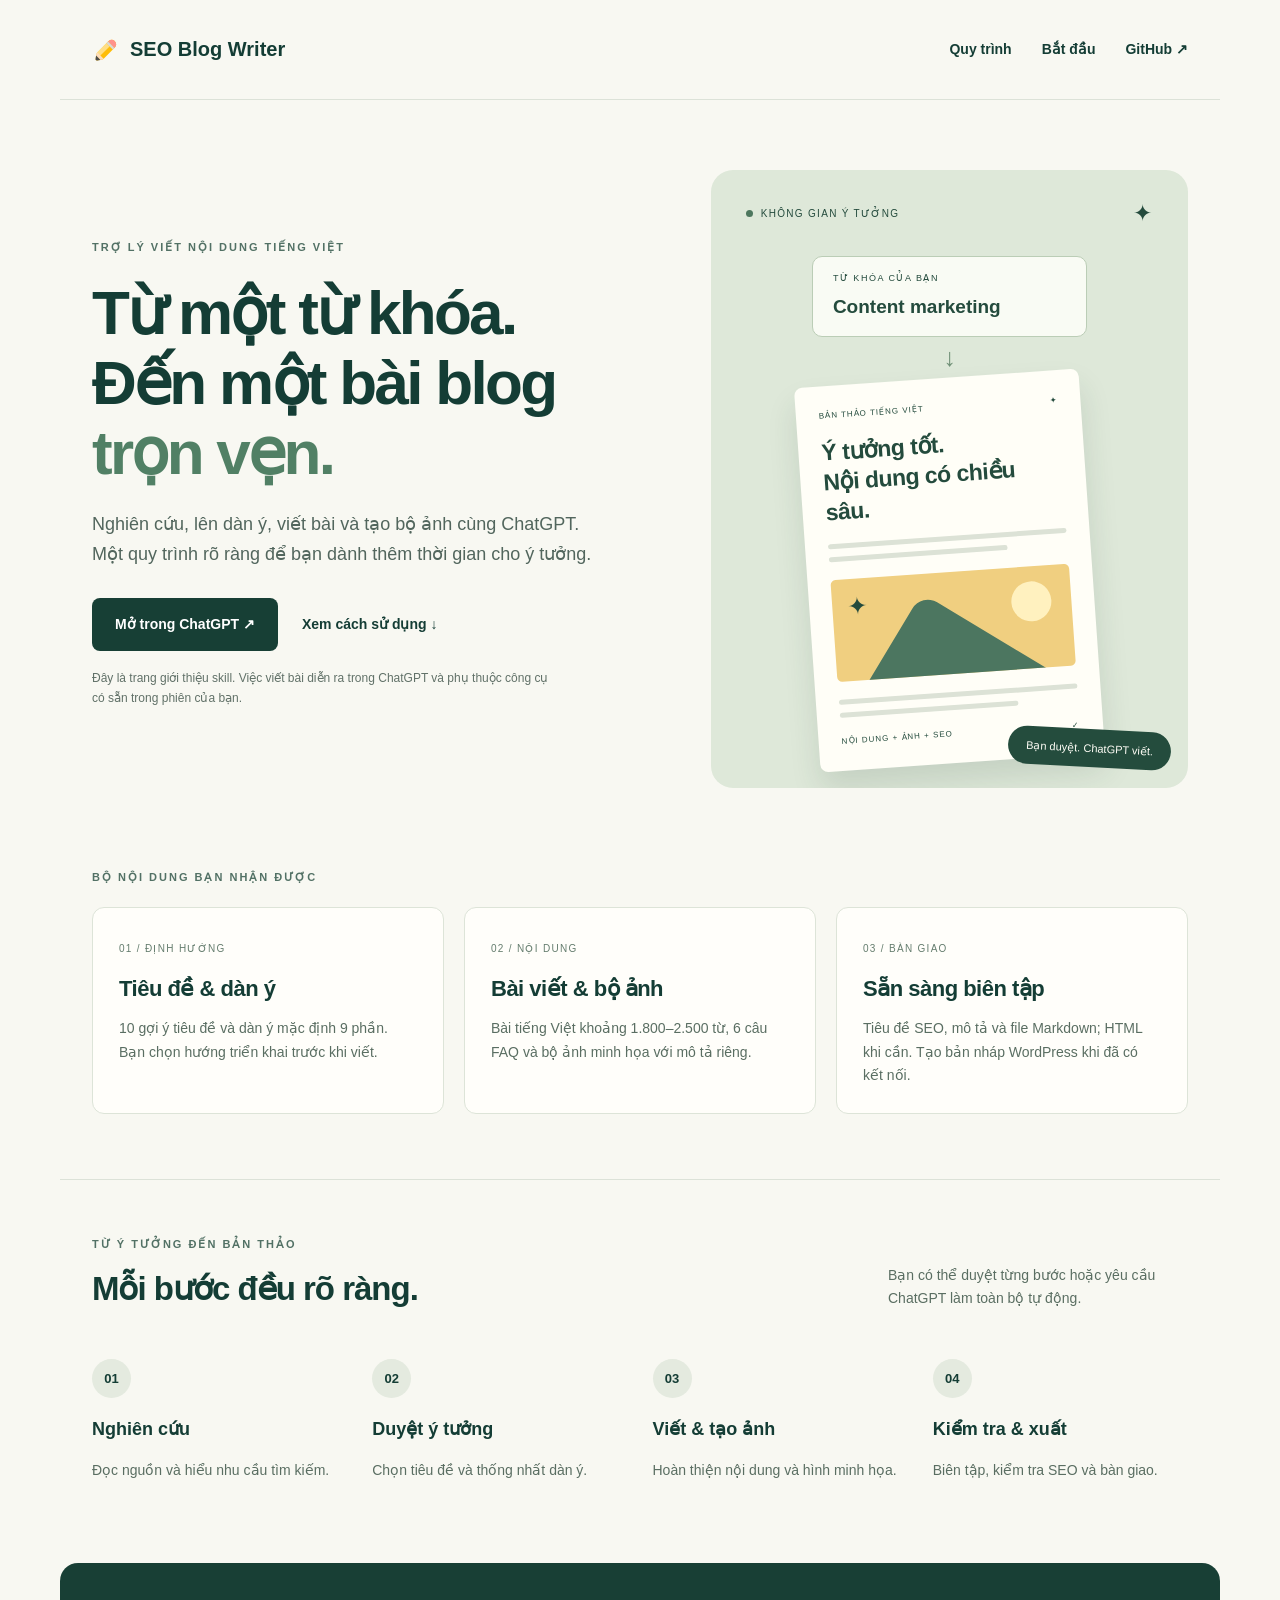
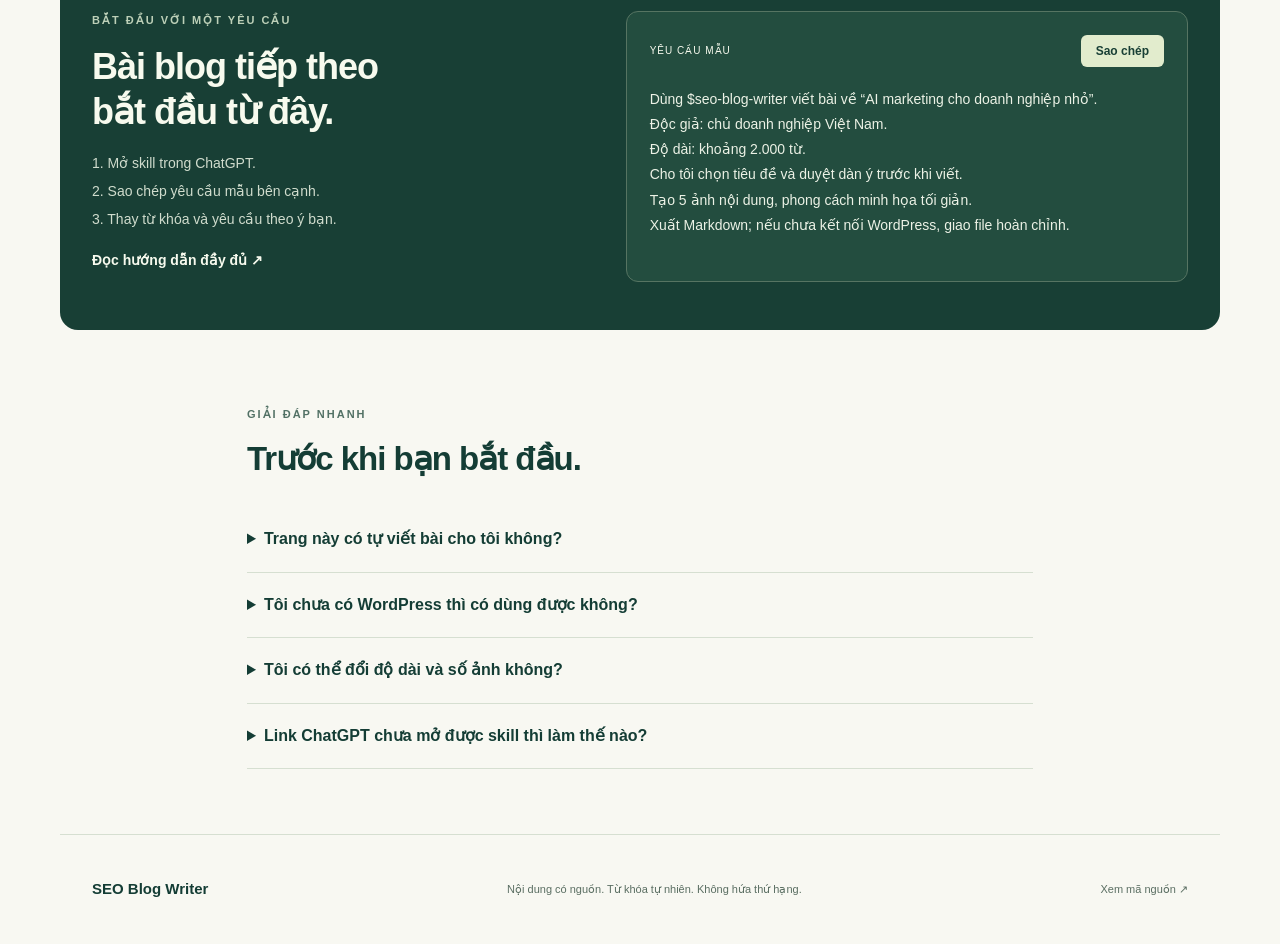
<file: docs/index.html>
<!doctype html><html lang="vi"><head><meta charset="utf-8"><meta name="viewport" content="width=device-width,initial-scale=1"><title>SEO Blog Writer — Viết blog tiếng Việt cùng ChatGPT</title><meta name="description" content="Từ một từ khóa đến bài blog SEO tiếng Việt: nghiên cứu, duyệt dàn ý, viết nội dung, tạo ảnh bằng ChatGPT và chuẩn bị bản nháp WordPress."><link rel="canonical" href="https://chjoseph315-dot.github.io/seo-blog-writer-skill/"><meta property="og:type" content="website"><meta property="og:locale" content="vi_VN"><meta property="og:site_name" content="SEO Blog Writer"><meta property="og:title" content="SEO Blog Writer — Từ ý tưởng đến bài blog"><meta property="og:description" content="Viết blog SEO tiếng Việt, tạo bộ ảnh bằng ChatGPT và chuẩn bị bản nháp WordPress. Khám phá quy trình và bắt đầu từ một từ khóa."><meta property="og:url" content="https://chjoseph315-dot.github.io/seo-blog-writer-skill/"><meta property="og:image" content="https://chjoseph315-dot.github.io/seo-blog-writer-skill/assets/social-card.png"><meta property="og:image:width" content="1200"><meta property="og:image:height" content="630"><meta property="og:image:alt" content="SEO Blog Writer: từ một từ khóa đến bài blog tiếng Việt cùng ChatGPT"><meta name="twitter:card" content="summary_large_image"><meta name="twitter:title" content="SEO Blog Writer — Từ ý tưởng đến bài blog"><meta name="twitter:description" content="Quy trình viết blog SEO tiếng Việt cùng ChatGPT."><meta name="twitter:image" content="https://chjoseph315-dot.github.io/seo-blog-writer-skill/assets/social-card.png"><link rel="icon" href="assets/icon.svg" type="image/svg+xml"><link rel="stylesheet" href="style.css"></head><body><header class="wrap"><a class="brand" href="#"><img src="assets/icon.svg" alt="" width="28" height="28"> SEO Blog Writer</a><nav aria-label="Điều hướng"><a href="#quy-trinh">Quy trình</a><a href="#bat-dau">Bắt đầu</a><a href="https://github.com/chjoseph315-dot/seo-blog-writer-skill">GitHub ↗</a></nav></header><main><section class="hero wrap"><div><div class="eyebrow">TRỢ LÝ VIẾT NỘI DUNG TIẾNG VIỆT</div><h1>Từ một từ khóa.<br>Đến một bài blog<br><em>trọn vẹn.</em></h1><p class="lead">Nghiên cứu, lên dàn ý, viết bài và tạo bộ ảnh cùng ChatGPT. Một quy trình rõ ràng để bạn dành thêm thời gian cho ý tưởng.</p><div class="actions"><a class="button" href="https://chatgpt.com/skills?skill_id=6a9992d4b6b481918e9e786f1e544565">Mở trong ChatGPT ↗</a><a class="secondary" href="#bat-dau">Xem cách sử dụng ↓</a></div><p class="note">Đây là trang giới thiệu skill. Việc viết bài diễn ra trong ChatGPT và phụ thuộc công cụ có sẵn trong phiên của bạn.</p></div><div class="visual" aria-label="Minh họa quá trình từ từ khóa đến bài blog"><div class="visual-top"><span class="dot"></span> KHÔNG GIAN Ý TƯỞNG <span>✦</span></div><div class="keyword">TỪ KHÓA CỦA BẠN <strong>Content marketing</strong></div><div class="connector">↓</div><div class="paper"><div class="paper-tag">BẢN THẢO TIẾNG VIỆT <span>✦</span></div><h2>Ý tưởng tốt.<br>Nội dung có chiều sâu.</h2><div class="line long"></div><div class="line"></div><div class="mini-art"><span>✦</span><div class="mountain"></div><div class="sun"></div></div><div class="line long"></div><div class="line"></div><div class="paper-footer">NỘI DUNG + ẢNH + SEO <span>✓</span></div></div><div class="badge">Bạn duyệt. ChatGPT viết.</div></div></section><section class="benefits wrap" id="ket-qua"><div class="eyebrow">BỘ NỘI DUNG BẠN NHẬN ĐƯỢC</div><div class="cards"><article><span>01 / ĐỊNH HƯỚNG</span><h2>Tiêu đề & dàn ý</h2><p>10 gợi ý tiêu đề và dàn ý mặc định 9 phần. Bạn chọn hướng triển khai trước khi viết.</p></article><article><span>02 / NỘI DUNG</span><h2>Bài viết & bộ ảnh</h2><p>Bài tiếng Việt khoảng 1.800–2.500 từ, 6 câu FAQ và bộ ảnh minh họa với mô tả riêng.</p></article><article><span>03 / BÀN GIAO</span><h2>Sẵn sàng biên tập</h2><p>Tiêu đề SEO, mô tả và file Markdown; HTML khi cần. Tạo bản nháp WordPress khi đã có kết nối.</p></article></div></section><section class="workflow wrap" id="quy-trinh"><div class="section-title"><div><div class="eyebrow">TỪ Ý TƯỞNG ĐẾN BẢN THẢO</div><h2>Mỗi bước đều rõ ràng.</h2></div><p>Bạn có thể duyệt từng bước hoặc yêu cầu ChatGPT làm toàn bộ tự động.</p></div><ol class="steps"><li><b>01</b><h3>Nghiên cứu</h3><p>Đọc nguồn và hiểu nhu cầu tìm kiếm.</p></li><li><b>02</b><h3>Duyệt ý tưởng</h3><p>Chọn tiêu đề và thống nhất dàn ý.</p></li><li><b>03</b><h3>Viết & tạo ảnh</h3><p>Hoàn thiện nội dung và hình minh họa.</p></li><li><b>04</b><h3>Kiểm tra & xuất</h3><p>Biên tập, kiểm tra SEO và bàn giao.</p></li></ol></section><section class="start wrap" id="bat-dau"><div><div class="eyebrow">BẮT ĐẦU VỚI MỘT YÊU CẦU</div><h2>Bài blog tiếp theo<br>bắt đầu từ đây.</h2><p>1. Mở skill trong ChatGPT.<br>2. Sao chép yêu cầu mẫu bên cạnh.<br>3. Thay từ khóa và yêu cầu theo ý bạn.</p><a class="secondary" href="https://github.com/chjoseph315-dot/seo-blog-writer-skill/blob/main/SKILL.md">Đọc hướng dẫn đầy đủ ↗</a></div><div class="prompt"><div class="prompt-top">YÊU CẦU MẪU <button id="copy" type="button">Sao chép</button></div><pre id="sample">Dùng $seo-blog-writer viết bài về “AI marketing cho doanh nghiệp nhỏ”.
Độc giả: chủ doanh nghiệp Việt Nam.
Độ dài: khoảng 2.000 từ.
Cho tôi chọn tiêu đề và duyệt dàn ý trước khi viết.
Tạo 5 ảnh nội dung, phong cách minh họa tối giản.
Xuất Markdown; nếu chưa kết nối WordPress, giao file hoàn chỉnh.</pre><span id="status" role="status" aria-live="polite"></span></div></section><section class="faq wrap"><div class="eyebrow">GIẢI ĐÁP NHANH</div><h2>Trước khi bạn bắt đầu.</h2><details><summary>Trang này có tự viết bài cho tôi không?</summary><p>Trang giới thiệu cách dùng skill. Bạn mở ChatGPT để thực hiện việc nghiên cứu, viết bài và tạo ảnh. Khả năng thực thi phụ thuộc công cụ thực tế trong phiên.</p></details><details><summary>Tôi chưa có WordPress thì có dùng được không?</summary><p>Có. Bạn vẫn có thể nhận bản thảo và bộ ảnh có sẵn. Chỉ tạo bản nháp WordPress khi có website và quyền truy cập phù hợp.</p></details><details><summary>Tôi có thể đổi độ dài và số ảnh không?</summary><p>Có. Bạn có thể thay đổi số phần, độ dài, số ảnh, phong cách và chọn có duyệt từng bước hay làm tự động.</p></details><details><summary>Link ChatGPT chưa mở được skill thì làm thế nào?</summary><p>Link có thể yêu cầu đăng nhập hoặc quyền truy cập skill. Bạn có thể đọc hướng dẫn đầy đủ trên GitHub để tham khảo quy trình. Trang này không bảo đảm skill đã được cài trong tài khoản của bạn.</p></details></section></main><footer class="wrap"><a class="brand" href="#">SEO Blog Writer</a><p>Nội dung có nguồn. Từ khóa tự nhiên. Không hứa thứ hạng.</p><a href="https://github.com/chjoseph315-dot/seo-blog-writer-skill">Xem mã nguồn ↗</a></footer><script src="app.js"></script></body></html>
</file>
<file: docs/style.css>
*{box-sizing:border-box}html{scroll-behavior:smooth;scroll-padding-top:25px}body{margin:0;background:#f8f8f2;color:#143d35;font:16px/1.65 'Segoe UI',Arial,sans-serif}a{color:inherit;text-decoration:none}a:hover{text-decoration:underline}button,a{touch-action:manipulation}:focus-visible{outline:3px solid #bc681a;outline-offset:5px}.wrap{max-width:1160px;padding:0 32px;margin:auto}header{display:flex;justify-content:space-between;align-items:center;min-height:100px;border-bottom:1px solid #dce2d8}.brand{font-size:20px;font-weight:750;display:flex;align-items:center;gap:10px}nav{display:flex;gap:30px;font-size:14px;font-weight:600}.hero{display:grid;grid-template-columns:1.15fr 1fr;gap:70px;padding-top:70px;padding-bottom:80px;align-items:center}.eyebrow{letter-spacing:2px;font-size:11px;font-weight:750;color:#527165}h1{font-size:62px;line-height:1.13;letter-spacing:-2.7px;margin:22px 0}h1 em{font-style:normal;color:#518065}.lead{font-size:18px;color:#52665d;max-width:520px}.actions{display:flex;gap:24px;align-items:center;margin:28px 0 18px}.button{display:inline-block;background:#173f35;color:white;border-radius:8px;padding:15px 23px;font-weight:650;font-size:14px}.button:hover{background:#2a5849;text-decoration:none}.secondary{font-size:14px;font-weight:650}.note{font-size:12px;color:#617168;max-width:470px}.visual{background:#dee8d9;min-height:530px;border-radius:22px;position:relative;padding:25px 35px;color:#244b3d;overflow:hidden}.visual-top{display:flex;align-items:center;gap:8px;font-size:10px;letter-spacing:1.3px}.visual-top span:last-child{margin-left:auto;font-size:23px}.dot{width:7px;height:7px;border-radius:50%;background:#4d775e}.keyword{margin:23px auto 0;background:#f9fbf4;border:1px solid #bbcdb6;border-radius:10px;padding:14px 20px;max-width:275px;font-size:9px;letter-spacing:1.5px}.keyword strong{display:block;font-size:19px;letter-spacing:0;margin-top:5px}.connector{text-align:center;font-size:25px;color:#709077}.paper{transform:rotate(-4deg);background:#fffef7;border-radius:8px;max-width:285px;margin:0 auto;padding:23px;box-shadow:0 18px 30px #26443122}.paper-tag{font-size:8px;letter-spacing:1px;display:flex;justify-content:space-between}.paper h2{font-size:23px;line-height:1.3;letter-spacing:-.5px;margin:16px 0}.line{height:5px;background:#dce2d6;border-radius:5px;width:75%;margin:8px 0}.line.long{width:100%}.mini-art{height:102px;background:#f0cf80;border-radius:5px;margin:18px 0;position:relative;overflow:hidden}.mini-art>span{position:absolute;top:8px;left:15px;font-size:24px}.mountain{background:#4c7660;width:190px;height:150px;position:absolute;transform:rotate(35deg);top:60px;left:30px;border-radius:18px}.sun{height:40px;width:40px;background:#fff1bf;border-radius:50%;position:absolute;right:20px;top:15px}.paper-footer{display:flex;justify-content:space-between;font-size:8px;letter-spacing:1px;margin-top:17px}.badge{position:absolute;bottom:21px;right:17px;background:#244c3d;color:#fffef7;padding:10px 18px;border-radius:30px;font-size:11px;transform:rotate(3deg)}.benefits{padding-bottom:65px}.cards{display:grid;grid-template-columns:repeat(3,1fr);gap:20px;margin-top:20px}.cards article{background:#fffefa;border:1px solid #dde4d8;border-radius:12px;padding:26px}.cards span{font-size:10px;letter-spacing:1.3px;color:#657d6e}h2{font-size:33px;line-height:1.25;letter-spacing:-1px;margin:15px 0}.cards h2{font-size:22px;letter-spacing:-.5px}.cards p,.steps p{font-size:14px;color:#5a6e62;margin-bottom:0}.workflow{padding-top:55px;padding-bottom:65px;border-top:1px solid #dce2d8}.section-title{display:flex;justify-content:space-between;gap:40px;align-items:end}.section-title>p{font-size:14px;max-width:300px;color:#5a6e62}.steps{display:grid;grid-template-columns:repeat(4,1fr);gap:25px;padding:0;list-style:none;margin-top:35px}.steps b{display:block;font-size:13px;background:#e4eadf;width:39px;height:39px;line-height:39px;text-align:center;border-radius:50%}.steps h3{font-size:18px;margin:17px 0 5px}.start{display:grid;grid-template-columns:1fr 1.2fr;gap:65px;padding-top:48px;padding-bottom:48px;background:#183f35;color:#f7faee;border-radius:18px}.start .eyebrow{color:#bdd0b8}.start p{font-size:14px;color:#d0dccd;line-height:2}.start h2{font-size:36px}.prompt{border:1px solid #567462;background:#234d3f;border-radius:12px;padding:23px}.prompt-top{font-size:10px;letter-spacing:1px;display:flex;justify-content:space-between;align-items:center}.prompt button{background:#e2eccd;color:#183f35;border:0;padding:9px 15px;border-radius:6px;font:600 12px 'Segoe UI',sans-serif;cursor:pointer}pre{white-space:pre-wrap;overflow-wrap:anywhere;font:14px/1.8 'Segoe UI',sans-serif;color:#ecf2e6;margin:20px 0}#status{font-size:12px;color:#f4d58a}.faq{padding-top:75px;padding-bottom:65px;max-width:850px}.faq h2{margin-bottom:28px}details{border-bottom:1px solid #d6dfd1;padding:19px 0}summary{font-weight:600;cursor:pointer;font-size:16px}details p{color:#5a6e62;font-size:14px}footer{border-top:1px solid #d6dfd1;display:flex;justify-content:space-between;align-items:center;gap:20px;min-height:110px}footer .brand{font-size:15px}footer p,footer>a:last-child{font-size:11px;color:#5a6e62}@media(max-width:800px){.wrap{padding-left:22px;padding-right:22px}header{min-height:82px}nav{gap:15px;font-size:12px}nav a:first-child{display:none}.brand{font-size:16px}.hero{grid-template-columns:1fr;gap:35px;padding-top:40px;padding-bottom:50px}h1{font-size:47px;letter-spacing:-2px}.lead{font-size:16px}.actions{flex-wrap:wrap;gap:18px}.visual{max-width:480px;width:100%;margin:auto;min-height:510px}.cards{grid-template-columns:1fr;gap:13px}.cards article{padding:23px}.section-title{display:block}.steps{grid-template-columns:1fr 1fr;gap:26px}.workflow{padding-top:35px;padding-bottom:40px}.start{grid-template-columns:1fr;gap:22px;border-radius:0;padding-top:35px;padding-bottom:35px}.start h2{font-size:31px}h2{font-size:28px}.prompt{padding:18px}.faq{padding-top:45px;padding-bottom:45px}footer{flex-direction:column;gap:7px;align-items:start;padding-top:25px;padding-bottom:25px}footer p{margin:0}}@media(prefers-reduced-motion:reduce){html{scroll-behavior:auto}}
</file>
